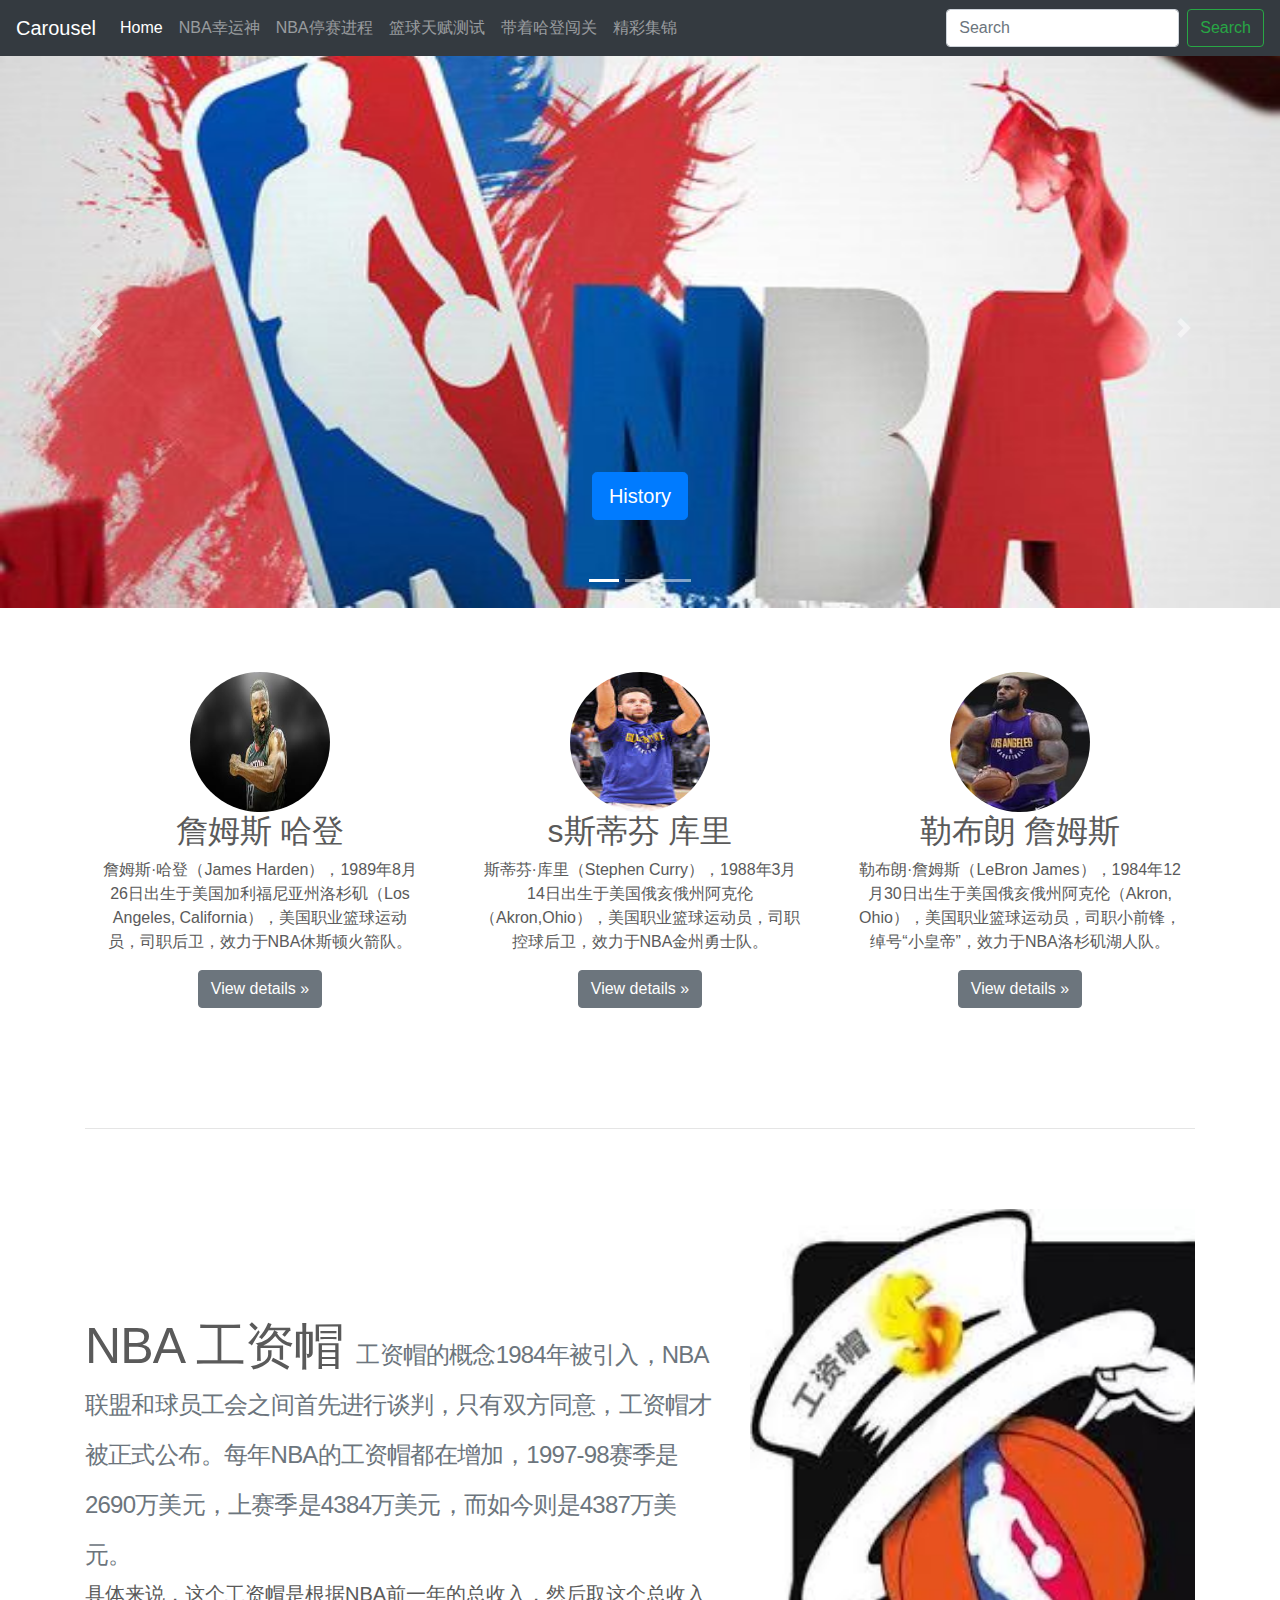
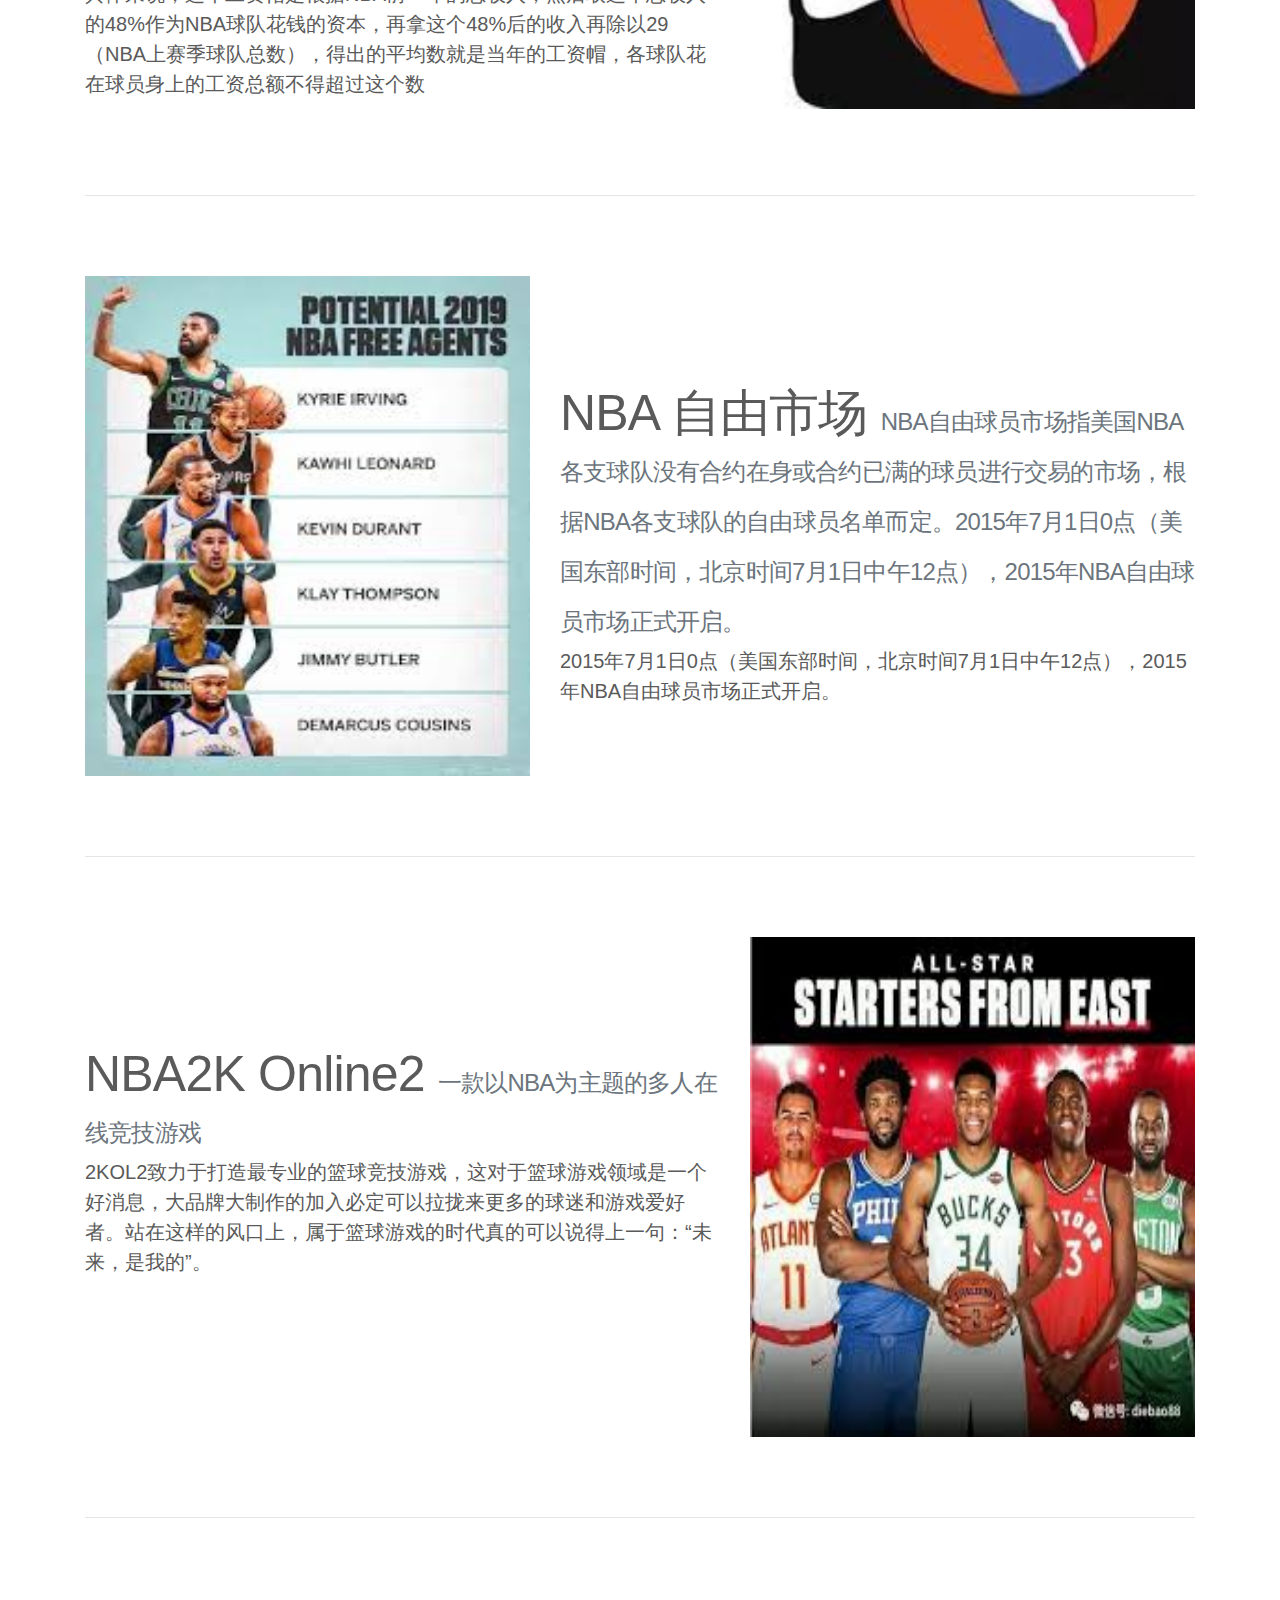
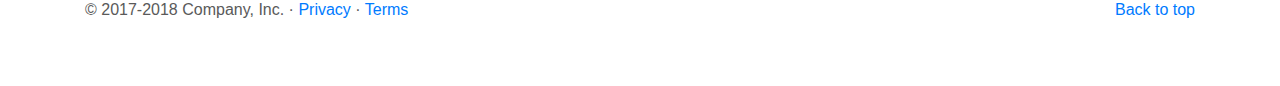
<file: index.html>
<!doctype html>
<html lang="en">
  <head>
    <meta charset="utf-8">
    <meta name="viewport" content="width=device-width, initial-scale=1, shrink-to-fit=no">
    <meta name="description" content="">
    <meta name="author" content="">
    <link rel="icon" href="favicon.ico">

    <title>Carousel Template for Bootstrap</title>

    <!-- Bootstrap core CSS -->
    <link href="dist/css/bootstrap.min.css" rel="stylesheet">

    <!-- Custom styles for this template -->
    <link href="carousel.css" rel="stylesheet">
  </head>
  <body>

    <header>
      <nav class="navbar navbar-expand-md navbar-dark fixed-top bg-dark">
        <a class="navbar-brand" href="#">Carousel</a>
        <button class="navbar-toggler" type="button" data-toggle="collapse" data-target="#navbarCollapse" aria-controls="navbarCollapse" aria-expanded="false" aria-label="Toggle navigation">
          <span class="navbar-toggler-icon"></span>
        </button>
        <div class="collapse navbar-collapse" id="navbarCollapse">
          <ul class="navbar-nav mr-auto">
            <li class="nav-item active">
              <a class="nav-link" href="#">Home <span class="sr-only">(current)</span></a>
            </li>
            <li class="nav-item">
              <a class="nav-link" href="random-selector.html">NBA幸运神</a>
            </li>
            <li class="nav-item">
              <a class="nav-link" href="club-course.html">NBA停赛进程</a>
            </li>
            <li class="nav-item">
              <a class="nav-link" href="mind-quize.html">篮球天赋测试</a>
            </li>
            <li class="nav-item">
              <a class="nav-link" href="simple-rpg.html">带着哈登闯关</a>
            </li>
            <li class="nav-item">
              <a class="nav-link" href="youtube.html">精彩集锦</a>
            </li>
            <!--
            <li class="nav-item">
              <a class="nav-link disabled" href="#">Disabled</a>
            </li>-->
          </ul>
          <form class="form-inline mt-2 mt-md-0">
            <input class="form-control mr-sm-2" type="text" placeholder="Search" aria-label="Search">
            <button class="btn btn-outline-success my-2 my-sm-0" type="submit">Search</button>
          </form>
        </div>
      </nav>
    </header>

    <main role="main">

      <div id="myCarousel" class="carousel slide" data-ride="carousel">
        <ol class="carousel-indicators">
          <li data-target="#myCarousel" data-slide-to="0" class="active"></li>
          <li data-target="#myCarousel" data-slide-to="1"></li>
          <li data-target="#myCarousel" data-slide-to="2"></li>
        </ol>
        <div class="carousel-inner">
          <div class="carousel-item active">
            <img class="first-slide" src="nba1.jpg" alt="First slide">
            <div class="container">
              <div class="carousel-caption">
                <p><a class="btn btn-lg btn-primary" href="https://baike.baidu.com/item/NBA" role="button">History</a></p>
              </div>
            </div>
          </div>
          <div class="carousel-item">
            <img class="second-slide" src="nba3.jpg" alt="Second slide">
            <div class="container">
              <div class="carousel-caption">
                <p><a class="btn btn-lg btn-primary" href="https://baike.baidu.com/tashuo/browse/content?id=60005a46c667726713e12e10&lemmaId=95277&fromLemmaModule=pcRight" role="button">Miracle</a></p>
              </div>
            </div>
          </div>
          <div class="carousel-item">
            <img class="third-slide" src="nba9.jpg" alt="Third slide">
            <div class="container">
              <div class="carousel-caption">
            
                <p><a class="btn btn-lg btn-primary" href="https://baike.baidu.com/tashuo/browse/content?id=2f5152813520b0a45f088a6d&fromModule=pcArticleMoreRecommend" role="button">Memory</a></p>
              </div>
            </div>
          </div>
        </div>
        <a class="carousel-control-prev" href="#myCarousel" role="button" data-slide="prev">
          <span class="carousel-control-prev-icon" aria-hidden="true"></span>
          <span class="sr-only">Previous</span>
        </a>
        <a class="carousel-control-next" href="#myCarousel" role="button" data-slide="next">
          <span class="carousel-control-next-icon" aria-hidden="true"></span>
          <span class="sr-only">Next</span>
        </a>
      </div>


      <!-- Marketing messaging and featurettes
      ================================================== -->
      <!-- Wrap the rest of the page in another container to center all the content. -->

      <div class="container marketing">

        <!-- Three columns of text below the carousel -->
        <div class="row">
          <div class="col-lg-4">
            <img class="rounded-circle" src="harden.jpg" alt="Generic placeholder image" width="140" height="140">
            <h2>詹姆斯 哈登</h2>
            <p>詹姆斯·哈登（James Harden），1989年8月26日出生于美国加利福尼亚州洛杉矶（Los Angeles, California），美国职业篮球运动员，司职后卫，效力于NBA休斯顿火箭队。</p>
            <p><a class="btn btn-secondary" href="https://baike.baidu.com/item/%E8%A9%B9%E5%A7%86%E6%96%AF%C2%B7%E5%93%88%E7%99%BB" role="button">View details &raquo;</a></p>
          </div><!-- /.col-lg-4 -->
          <div class="col-lg-4">
            <img class="rounded-circle" src="curry2.jpg" alt="Generic placeholder image" width="140" height="140">
            <h2>s斯蒂芬 库里</h2>
            <p>斯蒂芬·库里（Stephen Curry），1988年3月14日出生于美国俄亥俄州阿克伦（Akron,Ohio），美国职业篮球运动员，司职控球后卫，效力于NBA金州勇士队。</p>
            <p><a class="btn btn-secondary" href="https://baike.baidu.com/item/斯蒂芬·库里/902812?fromtitle=库里&fromid=8916710" role="button">View details &raquo;</a></p>
          </div><!-- /.col-lg-4 -->
          <div class="col-lg-4">
            <img class="rounded-circle" src="lebron.jpg" alt="Generic placeholder image" width="140" height="140">
            <h2>勒布朗 詹姆斯</h2>
            <p>勒布朗·詹姆斯（LeBron James），1984年12月30日出生于美国俄亥俄州阿克伦（Akron, Ohio），美国职业篮球运动员，司职小前锋，绰号“小皇帝”，效力于NBA洛杉矶湖人队。</p>
            <p><a class="btn btn-secondary" href="https://baike.baidu.com/item/%E5%8B%92%E5%B8%83%E6%9C%97%C2%B7%E8%A9%B9%E5%A7%86%E6%96%AF" role="button">View details &raquo;</a></p>
          </div><!-- /.col-lg-4 -->
        </div><!-- /.row -->


        <!-- START THE FEATURETTES -->

        <hr class="featurette-divider">

        <div class="row featurette">
          <div class="col-md-7">
            <h2 class="featurette-heading">NBA 工资帽 <span class="text-muted">工资帽的概念1984年被引入，NBA联盟和球员工会之间首先进行谈判，只有双方同意，工资帽才被正式公布。每年NBA的工资帽都在增加，1997-98赛季是2690万美元，上赛季是4384万美元，而如今则是4387万美元。</span></h2>
            <p class="lead">具体来说，这个工资帽是根据NBA前一年的总收入，然后取这个总收入的48%作为NBA球队花钱的资本，再拿这个48%后的收入再除以29（NBA上赛季球队总数），得出的平均数就是当年的工资帽，各球队花在球员身上的工资总额不得超过这个数</p>
          </div>
          <div class="col-md-5">
            <img class="featurette-image img-fluid mx-auto" src="head1.jpg" alt="Generic placeholder image">
          </div>
        </div>

        <hr class="featurette-divider">

        <div class="row featurette">
          <div class="col-md-7 order-md-2">
            <h2 class="featurette-heading">NBA 自由市场 <span class="text-muted">NBA自由球员市场指美国NBA各支球队没有合约在身或合约已满的球员进行交易的市场，根据NBA各支球队的自由球员名单而定。2015年7月1日0点（美国东部时间，北京时间7月1日中午12点），2015年NBA自由球员市场正式开启。</span></h2>
            <p class="lead">2015年7月1日0点（美国东部时间，北京时间7月1日中午12点），2015年NBA自由球员市场正式开启。
            </p>
          </div>
          <div class="col-md-5 order-md-1">
            <img class="featurette-image img-fluid mx-auto" src="trade.jpg" alt="Generic placeholder image">
          </div>
        </div>

        <hr class="featurette-divider">

        <div class="row featurette">
          <div class="col-md-7">
            <h2 class="featurette-heading">NBA2K Online2 <span class="text-muted">一款以NBA为主题的多人在线竞技游戏</span></h2>
            <p class="lead">2KOL2致力于打造最专业的篮球竞技游戏，这对于篮球游戏领域是一个好消息，大品牌大制作的加入必定可以拉拢来更多的球迷和游戏爱好者。站在这样的风口上，属于篮球游戏的时代真的可以说得上一句：“未来，是我的”。</p>
          </div>
          <div class="col-md-5">
            <img class="featurette-image img-fluid mx-auto" src="nba2k.jpg" alt="Generic placeholder image">
          </div>
        </div>

        <hr class="featurette-divider">

        <!-- /END THE FEATURETTES -->

      </div><!-- /.container -->


      <!-- FOOTER -->
      <footer class="container">
        <p class="float-right"><a href="#">Back to top</a></p>
        <p>&copy; 2017-2018 Company, Inc. &middot; <a href="#">Privacy</a> &middot; <a href="#">Terms</a></p>
      </footer>
    </main>

    <!-- Bootstrap core JavaScript
    ================================================== -->
    <!-- Placed at the end of the document so the pages load faster -->
    <script src="https://code.jquery.com/jquery-3.3.1.slim.min.js" integrity="sha384-q8i/X+965DzO0rT7abK41JStQIAqVgRVzpbzo5smXKp4YfRvH+8abtTE1Pi6jizo" crossorigin="anonymous"></script>
    <script>window.jQuery || document.write('<script src="assets/js/vendor/jquery-slim.min.js"><\/script>')</script>
    <script src="assets/js/vendor/popper.min.js"></script>
    <script src="dist/js/bootstrap.min.js"></script>
    <!-- Just to make our placeholder images work. Don't actually copy the next line! -->
    <script src="assets/js/vendor/holder.min.js"></script>
  </body>
</html>
</file>
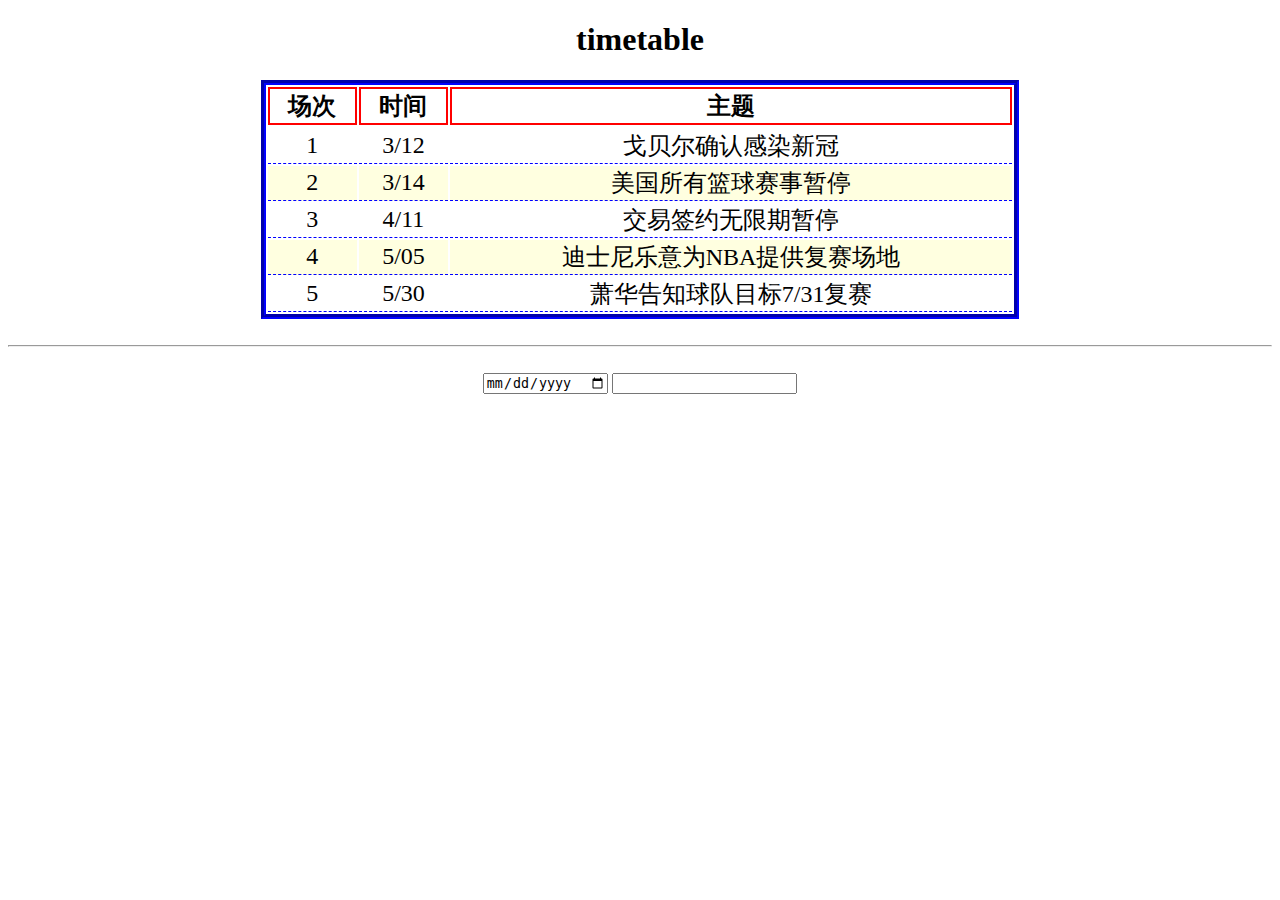
<file: course-table/index.html>
<!DOCTYPE html>
<html>
    <head>
        <meta charset="utf=8">
        <title>Club Course</title>
        <link rel="stylesheet" href="style.css">
        <script src="https://code.jquery.com/jquery-3.4.1.min.js"></script>
        <script src="topic.js"></script>
        <script src="mian.js"></script>
    </head>
    <body>
        <h1>timetable</h1>
        <table id="courseTable"></table>
        <br><hr><br>
        <input type="date" id="inputDate">
        <input type="text" id="inputText">
    </body>
</html>
</file>
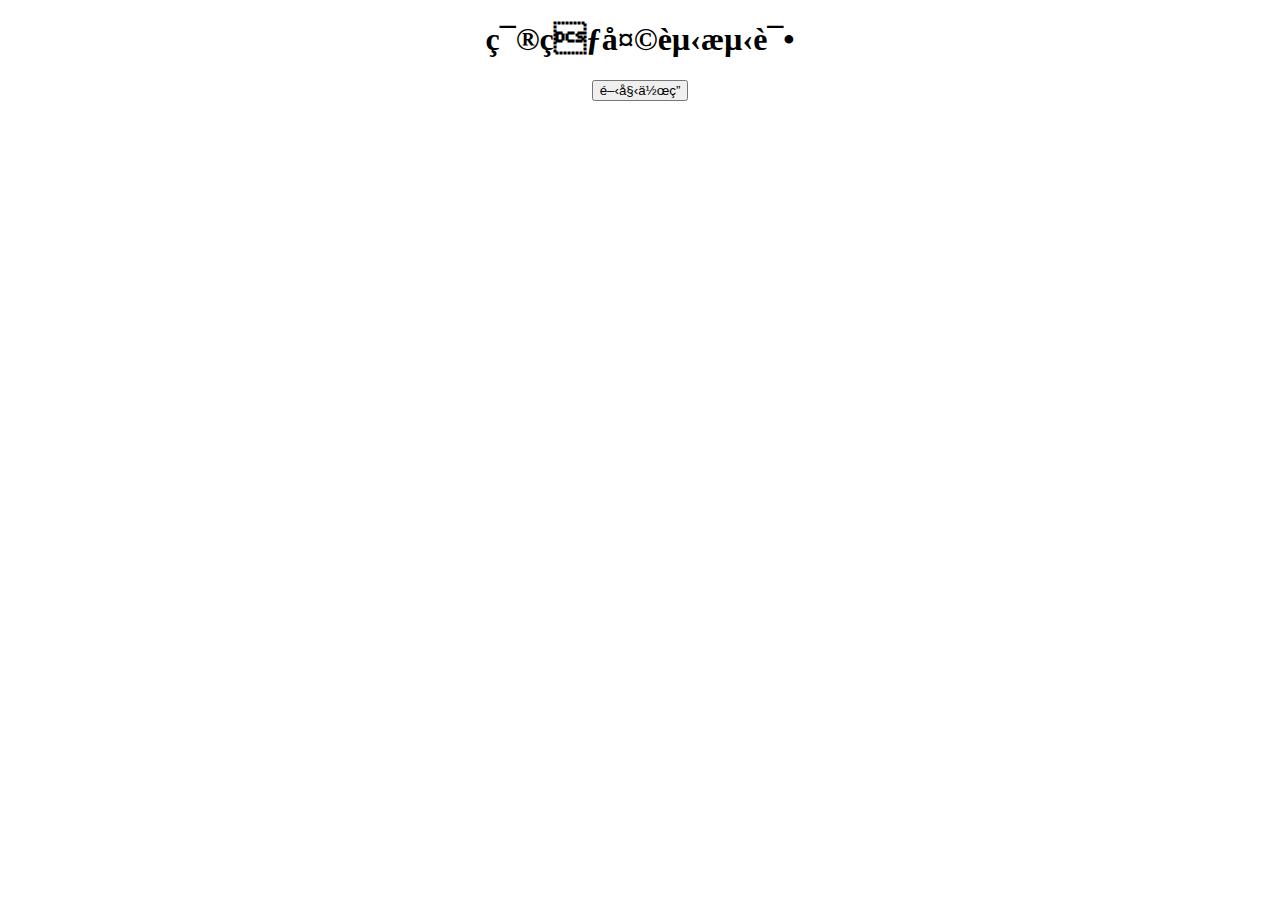
<file: mind-quize/index.html>
<!DOCTYPE html>
<html>
    <head>
        <meta charset="utf=8">
        <title>Mind Quiz</title>
        <link rel="stylesheet" href="style.css">
        <script src="https://code.jquery.com/jquery-3.4.1.min.js"></script>
        <script src="data.js"></script>
        <script src="mian.js"></script>
    </head>
    <body>
        <h1>篮球天赋测试</h1>
        <div>
            <h2 id="question"></h2>
            <div id="options"></div>
        </div>
        <input id="startButton" type="button" value="開始作答">
    </body>
</html>
</file>
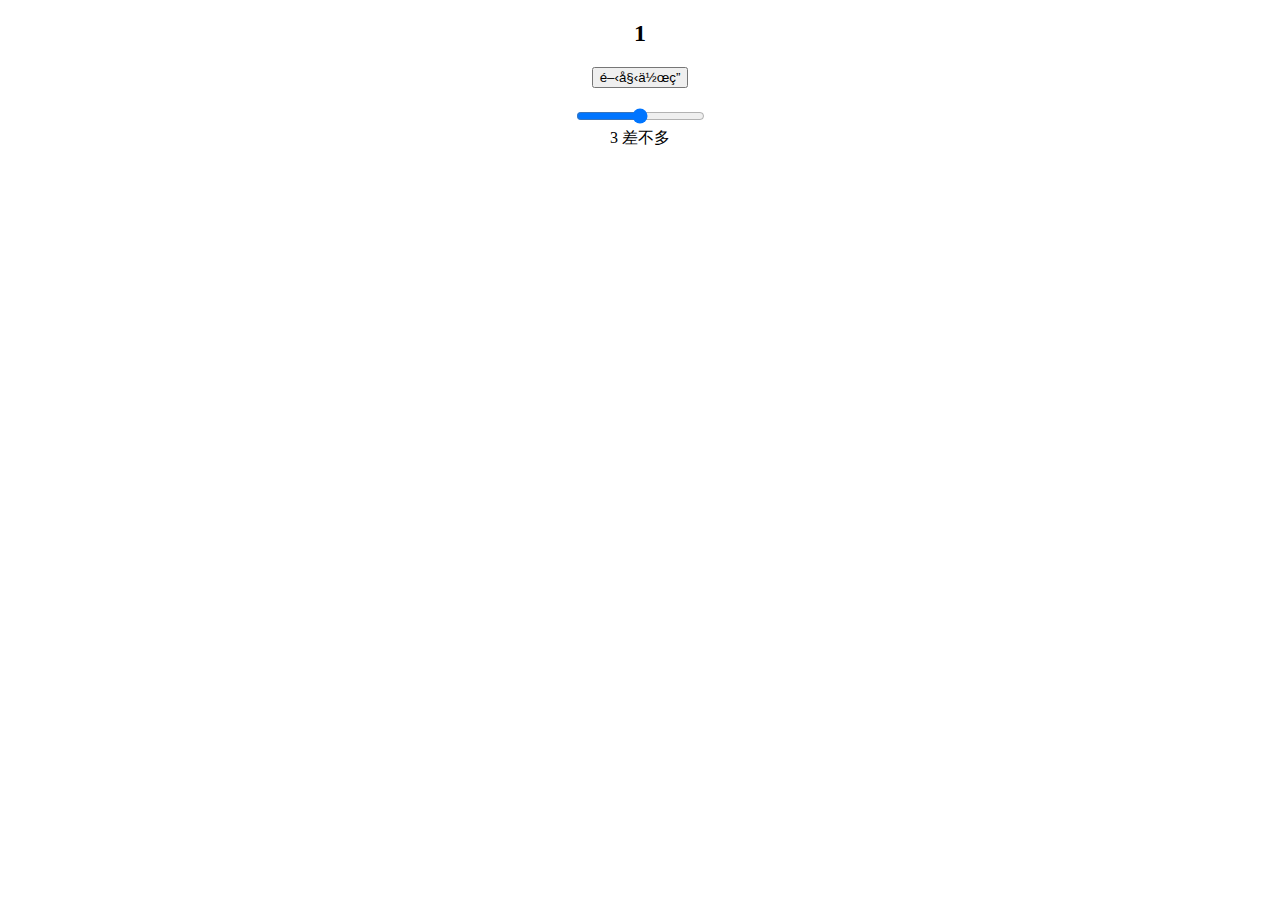
<file: pdp/index.html>
<!DOCTYPE html>
<html>
    <head>
        <meta charset="utf=8">
        <title>Mind Quiz</title>
        <link rel="stylesheet" href="style.css">
        <script src="https://code.jquery.com/jquery-3.4.1.min.js"></script>
        <script src="data.js"></script>
        <script src="mian.js"></script>
    </head>
    <body>
        <div>
            <h2 id="question">1</h2>
        </div>
        <input id="startButton" type="button" value="開始作答">
        <br>
        <br>
        <input type="range" min="1" max="5" step="1" value="3"><br>
        <label></label>
    </body>
</html>
</file>
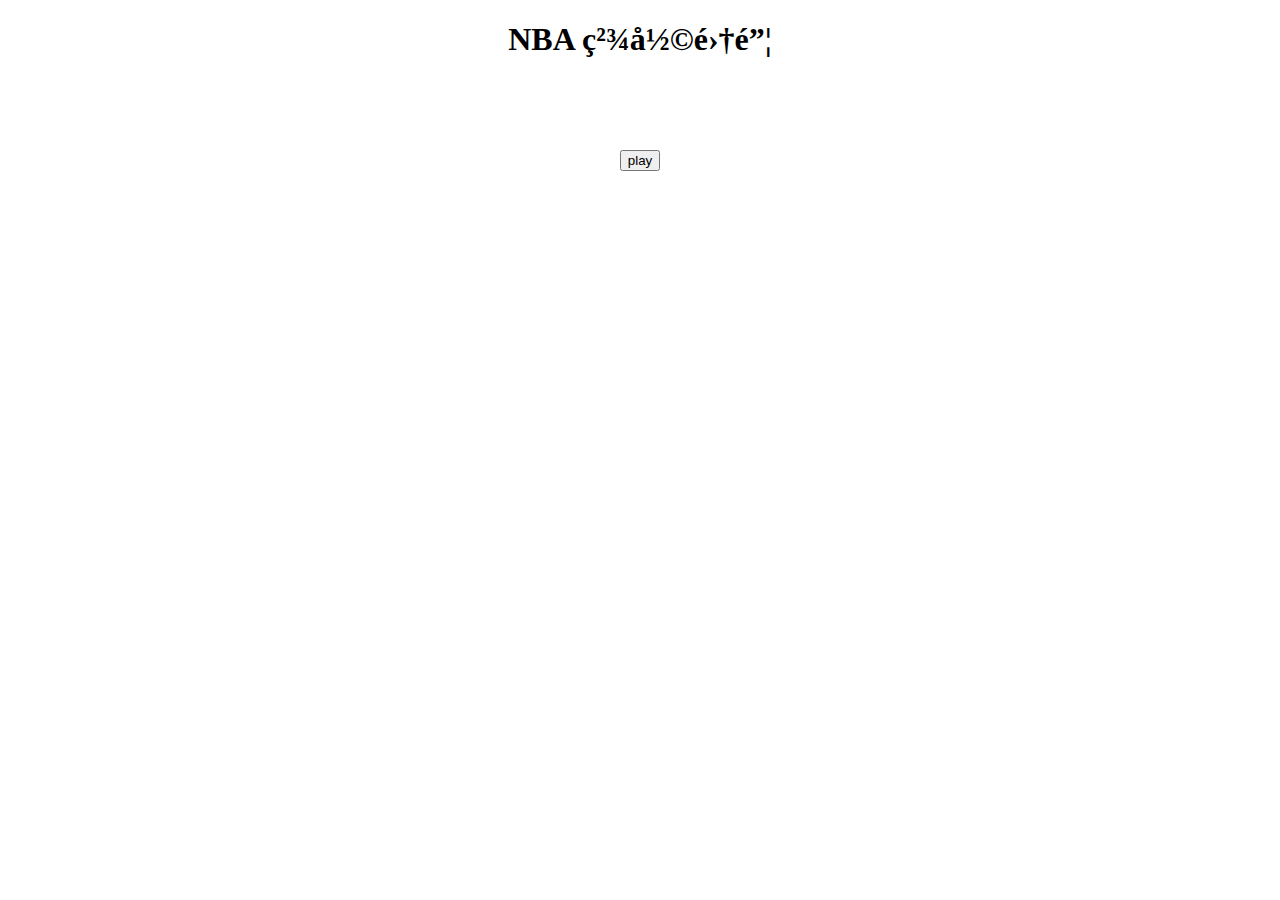
<file: youtube/index.html>
<!DOCTYPE html>
<html>
    <head>
        <meta charset="utf=8">
        <title>YouTube</title>
        <link rel="stylesheet" href="style.css">
        <script src="https://code.jquery.com/jquery-3.4.1.min.js"></script>
        <script src="https://www.youtube.com/iframe_api"></script>
        <script src="playlist.js"></script>
        <script src="mian.js"></script>
    </head>
    <body>
        <h1>NBA 精彩集锦</h1>
        <h2></h2>
        <div id="player"></div>
        <br>
        <input id="playButton" type="button" value="play">     
    </body>
</html>
</file>
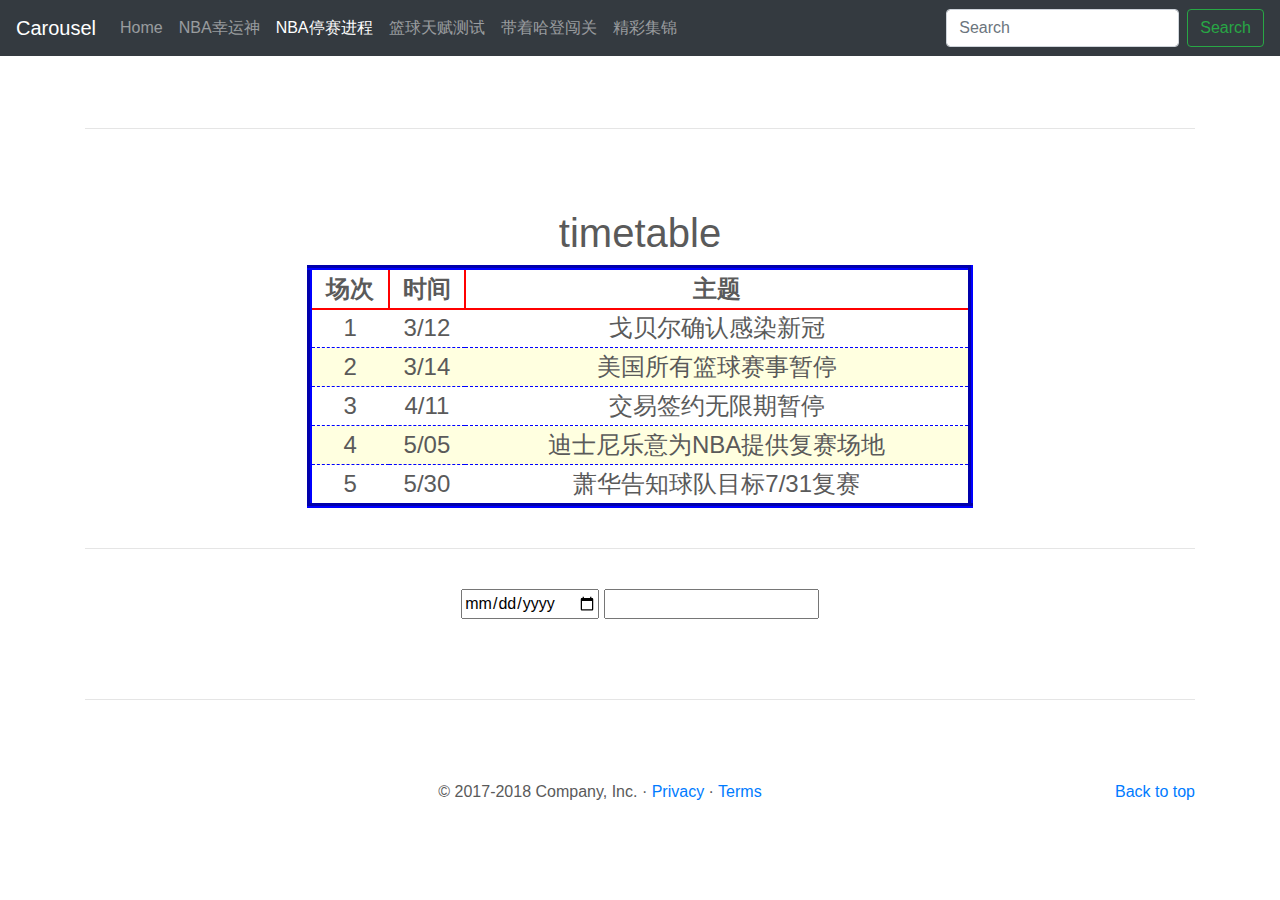
<file: club-course.html>
<!doctype html>
<html lang="en">
  <head>
    <meta charset="utf-8">
    <meta name="viewport" content="width=device-width, initial-scale=1, shrink-to-fit=no">
    <meta name="description" content="">
    <meta name="author" content="">
    <link rel="icon" href="favicon.ico">

    <title>Carousel Template for Bootstrap</title>

    <!-- Bootstrap core CSS -->
    <link href="dist/css/bootstrap.min.css" rel="stylesheet">
    <link href="course-table/style.css" rel="stylesheet">

    <!-- Custom styles for this template -->
    <link href="carousel.css" rel="stylesheet">
  </head>
  <body>

    <header>
      <nav class="navbar navbar-expand-md navbar-dark fixed-top bg-dark">
        <a class="navbar-brand" href="#">Carousel</a>
        <button class="navbar-toggler" type="button" data-toggle="collapse" data-target="#navbarCollapse" aria-controls="navbarCollapse" aria-expanded="false" aria-label="Toggle navigation">
          <span class="navbar-toggler-icon"></span>
        </button>
        <div class="collapse navbar-collapse" id="navbarCollapse">
          <ul class="navbar-nav mr-auto">
            <li class="nav-item">
              <a class="nav-link" href="index.html">Home <span class="sr-only">(current)</span></a>
            </li>
            <li class="nav-item">
              <a class="nav-link" href="random-selector.html">NBA幸运神</a>
            </li>
            <li class="nav-item active">
              <a class="nav-link" href="#">NBA停赛进程</a>
            </li>
            <li class="nav-item">
              <a class="nav-link" href="mind-quize.html">篮球天赋测试</a>
            </li>
            <li class="nav-item">
              <a class="nav-link" href="simple-rpg.html">带着哈登闯关</a>
            </li>
            <li class="nav-item">
              <a class="nav-link" href="youtube.html">精彩集锦</a>
            </li>
            <!--
            <li class="nav-item">
              <a class="nav-link disabled" href="#">Disabled</a>
            </li>-->
          </ul>
          <form class="form-inline mt-2 mt-md-0">
            <input class="form-control mr-sm-2" type="text" placeholder="Search" aria-label="Search">
            <button class="btn btn-outline-success my-2 my-sm-0" type="submit">Search</button>
          </form>
        </div>
      </nav>
    </header>

    <main role="main">

      <div class="container marketing">
        <hr class="featurette-divider">
        <!-- 既有的index.html內容放在這裡-->
            <h1>timetable</h1>
            <table id="courseTable"></table>
            <br><hr><br>
            <input type="date" id="inputDate">
            <input type="text" id="inputText">
        <hr class="featurette-divider">


        <!-- /END THE FEATURETTES -->

      </div><!-- /.container -->


      <!-- FOOTER -->
      <footer class="container">
        <p class="float-right"><a href="#">Back to top</a></p>
        <p>&copy; 2017-2018 Company, Inc. &middot; <a href="#">Privacy</a> &middot; <a href="#">Terms</a></p>
      </footer>
    </main>

    <!-- Bootstrap core JavaScript
    ================================================== -->
    <!-- Placed at the end of the document so the pages load faster -->
    <script src="https://code.jquery.com/jquery-3.3.1.slim.min.js" integrity="sha384-q8i/X+965DzO0rT7abK41JStQIAqVgRVzpbzo5smXKp4YfRvH+8abtTE1Pi6jizo" crossorigin="anonymous"></script>
    <script>window.jQuery || document.write('<script src="assets/js/vendor/jquery-slim.min.js"><\/script>')</script>
    <script src="assets/js/vendor/popper.min.js"></script>
    <script src="dist/js/bootstrap.min.js"></script>
    <!-- Just to make our placeholder images work. Don't actually copy the next line! -->
    <script src="assets/js/vendor/holder.min.js"></script>
    <script src="course-table/topic.js"></script>
    <script src="course-table/mian.js"></script>
  </body>
</html>
</file>
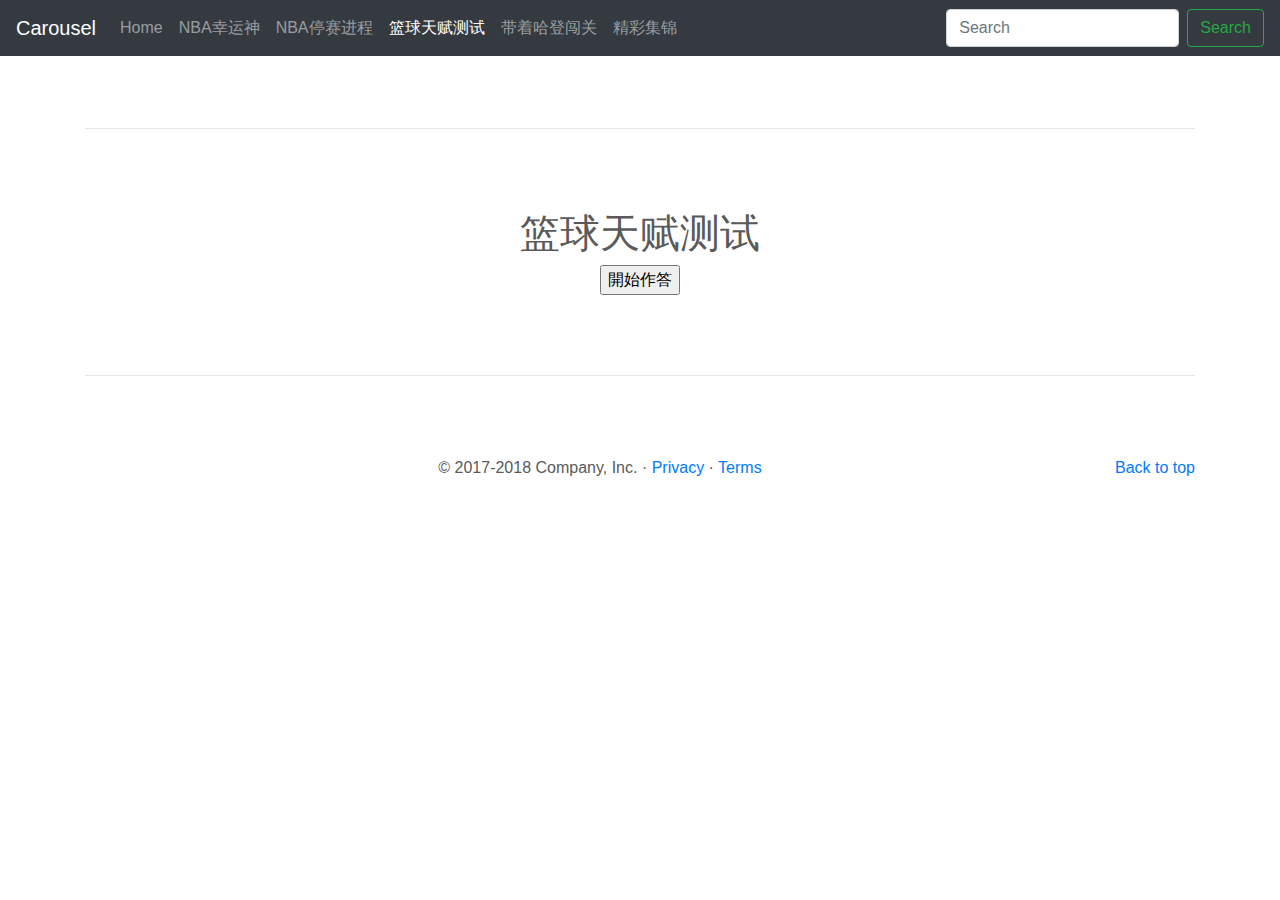
<file: mind-quize.html>
<!doctype html>
<html lang="en">
  <head>
    <meta charset="utf-8">
    <meta name="viewport" content="width=device-width, initial-scale=1, shrink-to-fit=no">
    <meta name="description" content="">
    <meta name="author" content="">
    <link rel="icon" href="favicon.ico">

    <title>Carousel Template for Bootstrap</title>

    <!-- Bootstrap core CSS -->
    <link href="dist/css/bootstrap.min.css" rel="stylesheet">
    <link href="mind-quize//style.css" rel="stylesheet">

    <!-- Custom styles for this template -->
    <link href="carousel.css" rel="stylesheet">
  </head>
  <body>

    <header>
      <nav class="navbar navbar-expand-md navbar-dark fixed-top bg-dark">
        <a class="navbar-brand" href="#">Carousel</a>
        <button class="navbar-toggler" type="button" data-toggle="collapse" data-target="#navbarCollapse" aria-controls="navbarCollapse" aria-expanded="false" aria-label="Toggle navigation">
          <span class="navbar-toggler-icon"></span>
        </button>
        <div class="collapse navbar-collapse" id="navbarCollapse">
          <ul class="navbar-nav mr-auto">
            <li class="nav-item">
              <a class="nav-link" href="index.html">Home <span class="sr-only">(current)</span></a>
            </li>
            <li class="nav-item">
              <a class="nav-link" href="random-selector.html">NBA幸运神</a>
            </li>
            <li class="nav-item">
              <a class="nav-link" href="club-course.html">NBA停赛进程</a>
            </li>
            <li class="nav-item active">
              <a class="nav-link" href="#">篮球天赋测试</a>
            </li>
            <li class="nav-item">
              <a class="nav-link" href="simple-rpg.html">带着哈登闯关</a>
            </li>
            <li class="nav-item">
              <a class="nav-link" href="youtube.html">精彩集锦</a>
            </li>
            <!--
            <li class="nav-item">
              <a class="nav-link disabled" href="#">Disabled</a>
            </li>-->
          </ul>
          <form class="form-inline mt-2 mt-md-0">
            <input class="form-control mr-sm-2" type="text" placeholder="Search" aria-label="Search">
            <button class="btn btn-outline-success my-2 my-sm-0" type="submit">Search</button>
          </form>
        </div>
      </nav>
    </header>

    <main role="main">

      <div class="container marketing">
        <hr class="featurette-divider">
        <!-- 既有的index.html內容放在這裡-->
            <h1>篮球天赋测试</h1>
            <div>
                <h2 id="question"></h2>
                <div id="options"></div>
            </div>
            <input id="startButton" type="button" value="開始作答">
        <hr class="featurette-divider">


        <!-- /END THE FEATURETTES -->

      </div><!-- /.container -->


      <!-- FOOTER -->
      <footer class="container">
        <p class="float-right"><a href="#">Back to top</a></p>
        <p>&copy; 2017-2018 Company, Inc. &middot; <a href="#">Privacy</a> &middot; <a href="#">Terms</a></p>
      </footer>
    </main>

    <!-- Bootstrap core JavaScript
    ================================================== -->
    <!-- Placed at the end of the document so the pages load faster -->
    <script src="https://code.jquery.com/jquery-3.3.1.slim.min.js" integrity="sha384-q8i/X+965DzO0rT7abK41JStQIAqVgRVzpbzo5smXKp4YfRvH+8abtTE1Pi6jizo" crossorigin="anonymous"></script>
    <script>window.jQuery || document.write('<script src="assets/js/vendor/jquery-slim.min.js"><\/script>')</script>
    <script src="assets/js/vendor/popper.min.js"></script>
    <script src="dist/js/bootstrap.min.js"></script>
    <!-- Just to make our placeholder images work. Don't actually copy the next line! -->
    <script src="assets/js/vendor/holder.min.js"></script>
    <script src="mind-quize/data.js"></script>
    <script src="mind-quize/mian.js"></script>
  </body>
</html>
</file>
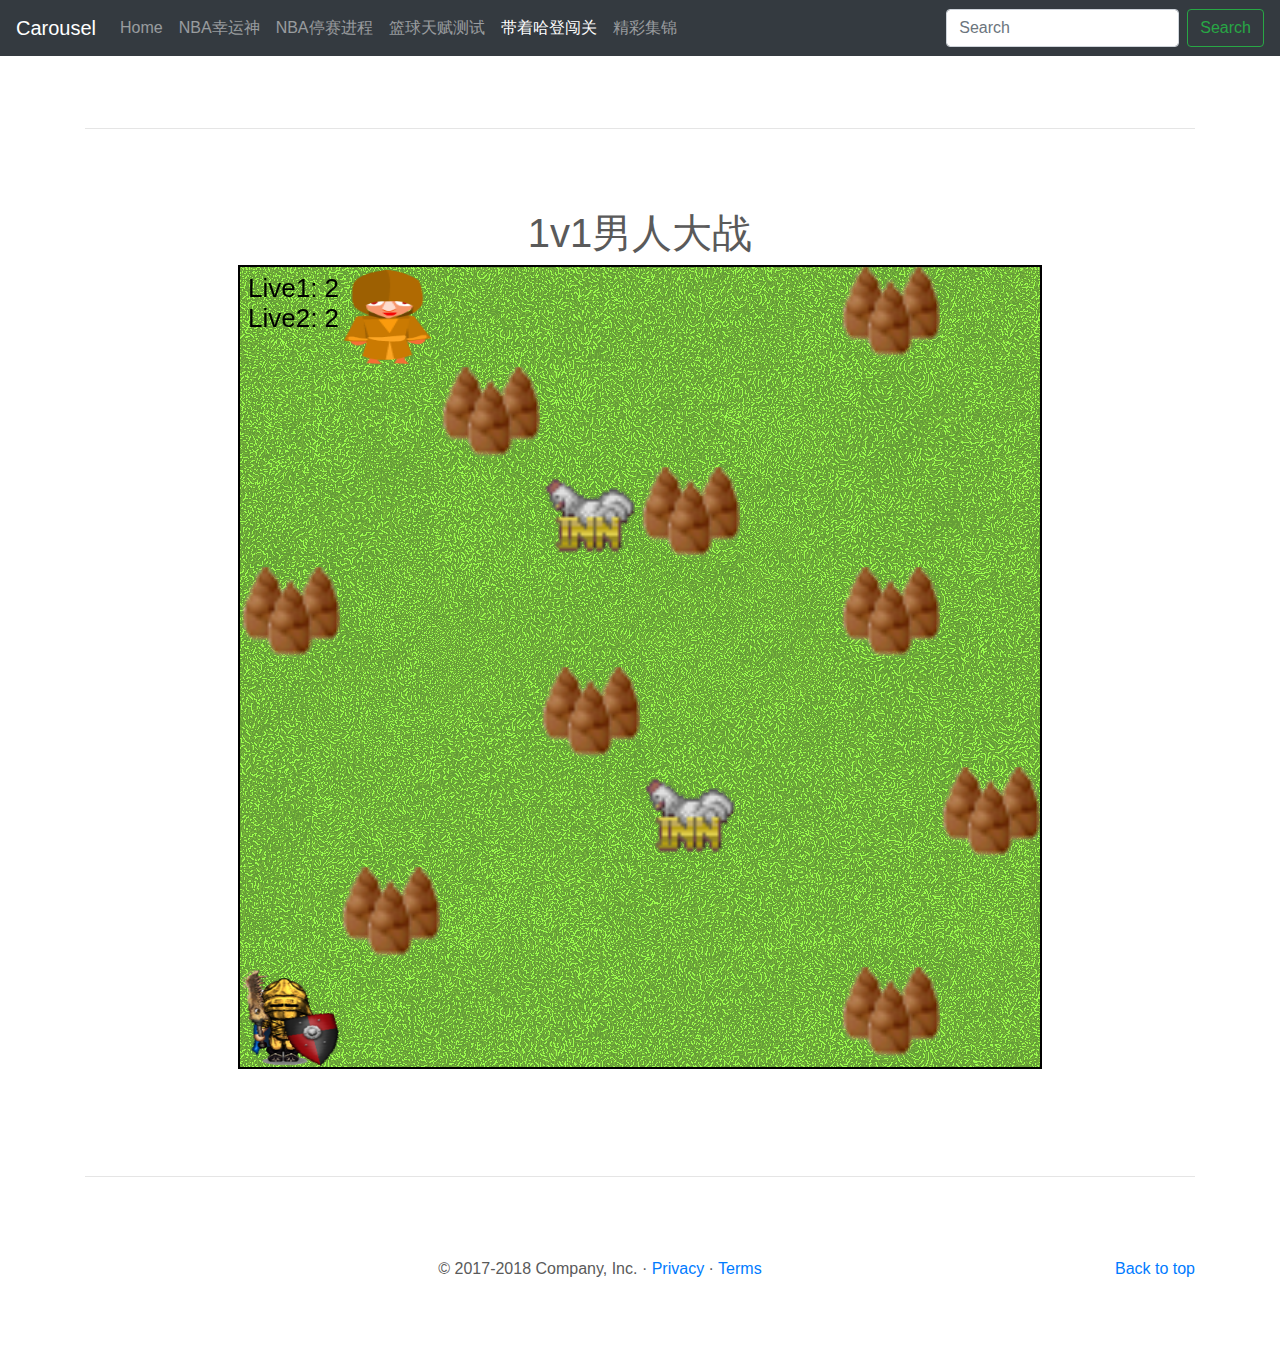
<file: simple-rpg.html>
<!doctype html>
<html lang="en">
  <head>
    <meta charset="utf-8">
    <meta name="viewport" content="width=device-width, initial-scale=1, shrink-to-fit=no">
    <meta name="description" content="">
    <meta name="author" content="">
    <link rel="icon" href="favicon.ico">

    <title>Carousel Template for Bootstrap</title>

    <!-- Bootstrap core CSS -->
    <link href="dist/css/bootstrap.min.css" rel="stylesheet">
    <link href="simple-rpg/style.css" rel="stylesheet">

    <!-- Custom styles for this template -->
    <link href="carousel.css" rel="stylesheet">
  </head>
  <body>

    <header>
      <nav class="navbar navbar-expand-md navbar-dark fixed-top bg-dark">
        <a class="navbar-brand" href="#">Carousel</a>
        <button class="navbar-toggler" type="button" data-toggle="collapse" data-target="#navbarCollapse" aria-controls="navbarCollapse" aria-expanded="false" aria-label="Toggle navigation">
          <span class="navbar-toggler-icon"></span>
        </button>
        <div class="collapse navbar-collapse" id="navbarCollapse">
          <ul class="navbar-nav mr-auto">
            <li class="nav-item">
              <a class="nav-link" href="index.html">Home <span class="sr-only">(current)</span></a>
            </li>
            <li class="nav-item">
              <a class="nav-link" href="random-selector.html">NBA幸运神</a>
            </li>
            <li class="nav-item">
              <a class="nav-link" href="club-course.html">NBA停赛进程</a>
            </li>
            <li class="nav-item">
              <a class="nav-link" href="mind-quize.html">篮球天赋测试</a>
            </li>
            <li class="nav-item active">
              <a class="nav-link" href="#">带着哈登闯关</a>
            </li>
            <li class="nav-item">
              <a class="nav-link" href="youtube.html">精彩集锦</a>
            </li>
            <!--
            <li class="nav-item">
              <a class="nav-link disabled" href="#">Disabled</a>
            </li>-->
          </ul>
          <form class="form-inline mt-2 mt-md-0">
            <input class="form-control mr-sm-2" type="text" placeholder="Search" aria-label="Search">
            <button class="btn btn-outline-success my-2 my-sm-0" type="submit">Search</button>
          </form>
        </div>
      </nav>
    </header>

    <main role="main">

      <div class="container marketing">
        <hr class="featurette-divider">
        <!-- 既有的index.html內容放在這裡-->
            <h1>1v1男人大战</h1>
            <div>
                <canvas id="myCanvas" width="800" height="800"></canvas>
                <p id="talkBox"></p>
                
            </div> 
        <hr class="featurette-divider">


        <!-- /END THE FEATURETTES -->

      </div><!-- /.container -->


      <!-- FOOTER -->
      <footer class="container">
        <p class="float-right"><a href="#">Back to top</a></p>
        <p>&copy; 2017-2018 Company, Inc. &middot; <a href="#">Privacy</a> &middot; <a href="#">Terms</a></p>
      </footer>
    </main>

    <!-- Bootstrap core JavaScript
    ================================================== -->
    <!-- Placed at the end of the document so the pages load faster -->
    <script src="https://code.jquery.com/jquery-3.3.1.slim.min.js" integrity="sha384-q8i/X+965DzO0rT7abK41JStQIAqVgRVzpbzo5smXKp4YfRvH+8abtTE1Pi6jizo" crossorigin="anonymous"></script>
    <script>window.jQuery || document.write('<script src="assets/js/vendor/jquery-slim.min.js"><\/script>')</script>
    <script src="assets/js/vendor/popper.min.js"></script>
    <script src="dist/js/bootstrap.min.js"></script>
    <!-- Just to make our placeholder images work. Don't actually copy the next line! -->
    <script src="assets/js/vendor/holder.min.js"></script>
    <script src="simple-rpg/mian.js"></script>
  </body>
</html>
</file>
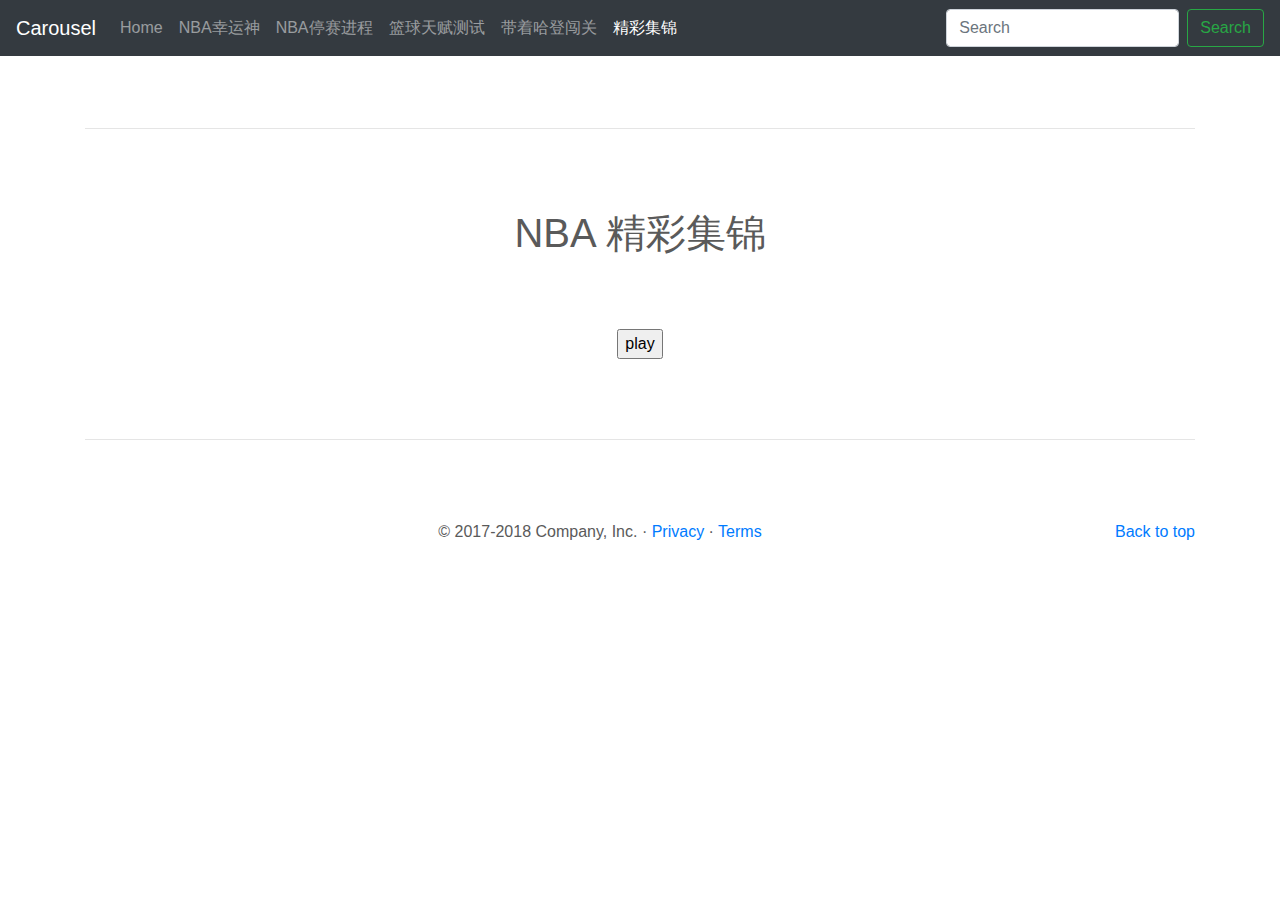
<file: youtube.html>
<!doctype html>
<html lang="en">
  <head>
    <meta charset="utf-8">
    <meta name="viewport" content="width=device-width, initial-scale=1, shrink-to-fit=no">
    <meta name="description" content="">
    <meta name="author" content="">
    <link rel="icon" href="favicon.ico">

    <title>Carousel Template for Bootstrap</title>

    <!-- Bootstrap core CSS -->
    <link href="dist/css/bootstrap.min.css" rel="stylesheet">
    <link href="youtube/style.css" rel="stylesheet">

    <!-- Custom styles for this template -->
    <link href="carousel.css" rel="stylesheet">
  </head>
  <body>

    <header>
      <nav class="navbar navbar-expand-md navbar-dark fixed-top bg-dark">
        <a class="navbar-brand" href="#">Carousel</a>
        <button class="navbar-toggler" type="button" data-toggle="collapse" data-target="#navbarCollapse" aria-controls="navbarCollapse" aria-expanded="false" aria-label="Toggle navigation">
          <span class="navbar-toggler-icon"></span>
        </button>
        <div class="collapse navbar-collapse" id="navbarCollapse">
          <ul class="navbar-nav mr-auto">
            <li class="nav-item">
              <a class="nav-link" href="index.html">Home <span class="sr-only">(current)</span></a>
            </li>
            <li class="nav-item">
              <a class="nav-link" href="random-selector.html">NBA幸运神</a>
            </li>
            <li class="nav-item">
              <a class="nav-link" href="club-course.html">NBA停赛进程</a>
            </li>
            <li class="nav-item">
              <a class="nav-link" href="mind-quize.html">篮球天赋测试</a>
            </li>
            <li class="nav-item">
              <a class="nav-link" href="simple-rpg.html">带着哈登闯关</a>
            </li>
            <li class="nav-item active">
              <a class="nav-link" href="#">精彩集锦</a>
            </li>
            <!--
            <li class="nav-item">
              <a class="nav-link disabled" href="#">Disabled</a>
            </li>-->
          </ul>
          <form class="form-inline mt-2 mt-md-0">
            <input class="form-control mr-sm-2" type="text" placeholder="Search" aria-label="Search">
            <button class="btn btn-outline-success my-2 my-sm-0" type="submit">Search</button>
          </form>
        </div>
      </nav>
    </header>

    <main role="main">

      <div class="container marketing">
        <hr class="featurette-divider">
        <!-- 既有的index.html內容放在這裡-->
            <h1>NBA 精彩集锦</h1>
            <h2></h2>
            <div id="player"></div>
            <br>
            <input id="playButton" type="button" value="play">       
        <hr class="featurette-divider">


        <!-- /END THE FEATURETTES -->

      </div><!-- /.container -->


      <!-- FOOTER -->
      <footer class="container">
        <p class="float-right"><a href="#">Back to top</a></p>
        <p>&copy; 2017-2018 Company, Inc. &middot; <a href="#">Privacy</a> &middot; <a href="#">Terms</a></p>
      </footer>
    </main>

    <!-- Bootstrap core JavaScript
    ================================================== -->
    <!-- Placed at the end of the document so the pages load faster -->
    <script src="https://code.jquery.com/jquery-3.3.1.slim.min.js" integrity="sha384-q8i/X+965DzO0rT7abK41JStQIAqVgRVzpbzo5smXKp4YfRvH+8abtTE1Pi6jizo" crossorigin="anonymous"></script>
    <script>window.jQuery || document.write('<script src="assets/js/vendor/jquery-slim.min.js"><\/script>')</script>
    <script src="assets/js/vendor/popper.min.js"></script>
    <script src="dist/js/bootstrap.min.js"></script>
    <!-- Just to make our placeholder images work. Don't actually copy the next line! -->
    <script src="assets/js/vendor/holder.min.js"></script>
    <script src="https://www.youtube.com/iframe_api"></script>
    <script src="youtube/playlist.js"></script>
    <script src="youtube/mian.js"></script>
  </body>
</html>
</file>
<file: carousel.css>
/* GLOBAL STYLES
-------------------------------------------------- */
/* Padding below the footer and lighter body text */

body {
  padding-top: 3rem;
  padding-bottom: 3rem;
  color: #5a5a5a;
}


/* CUSTOMIZE THE CAROUSEL
-------------------------------------------------- */

/* Carousel base class */
.carousel {
  margin-bottom: 4rem;
}
/* Since positioning the image, we need to help out the caption */
.carousel-caption {
  bottom: 3rem;
  z-index: 10;
  color: black;
}

/* Declare heights because of positioning of img element */
.carousel-item {
  height: 35rem;
  background-color: #777;
}
.carousel-item > img {
  position: absolute;
  top: 0;
  left: 0;
  min-width: 100%;
  height: 35rem;
}


/* MARKETING CONTENT
-------------------------------------------------- */

/* Center align the text within the three columns below the carousel */
.marketing .col-lg-4 {
  margin-bottom: 1.5rem;
  text-align: center;
}
.marketing h2 {
  font-weight: 400;
}
.marketing .col-lg-4 p {
  margin-right: .75rem;
  margin-left: .75rem;
}


/* Featurettes
------------------------- */

.featurette-divider {
  margin: 5rem 0; /* Space out the Bootstrap <hr> more */
}

/* Thin out the marketing headings */
.featurette-heading {
  font-weight: 300;
  line-height: 1;
  letter-spacing: -.05rem;
}

.text-muted{
  font-weight: 200;
  font-size: 24px;
  line-height: 0.5;
  letter-spacing: -.05rem;
}

.featurette-image{
  width: 500px;
  height: 500px;

}

/* RESPONSIVE CSS
-------------------------------------------------- */

@media (min-width: 40em) {
  /* Bump up size of carousel content */
  .carousel-caption p {
    margin-bottom: 1.25rem;
    font-size: 2.25rem;
    line-height: 1.4;
  }

  .featurette-heading {
    font-size: 50px;
  }
}

@media (min-width: 62em) {
  .featurette-heading {
    margin-top: 7rem;
  }
}
</file>
<file: course-table/style.css>
body{
    text-align: center;
}

table{
    width: 60%;
    margin: auto;
    font-size:1.5em;
    border: 5px groove blue;
}

td{
    border-bottom: 1px dashed blue;
}

th{
    border: 2px solid red;
}
</file>
<file: mind-quize/style.css>
body{
    text-align: center;
}
</file>
<file: pdp/style.css>
body{
    text-align: center;
}
</file>
<file: youtube/style.css>
body{
    text-align: center;
}

h2{
    height: 32px;
}
</file>
<file: simple-rpg/style.css>
body{
    text-align: center;
}

canvas{
    border:2px solid black;
    background-image: url(images/grasses68.gif)
    
}

#talkBox{
    height:20px;
    color:brown;
    font-size:26px;
    font-weight: bold;
}
</file>
